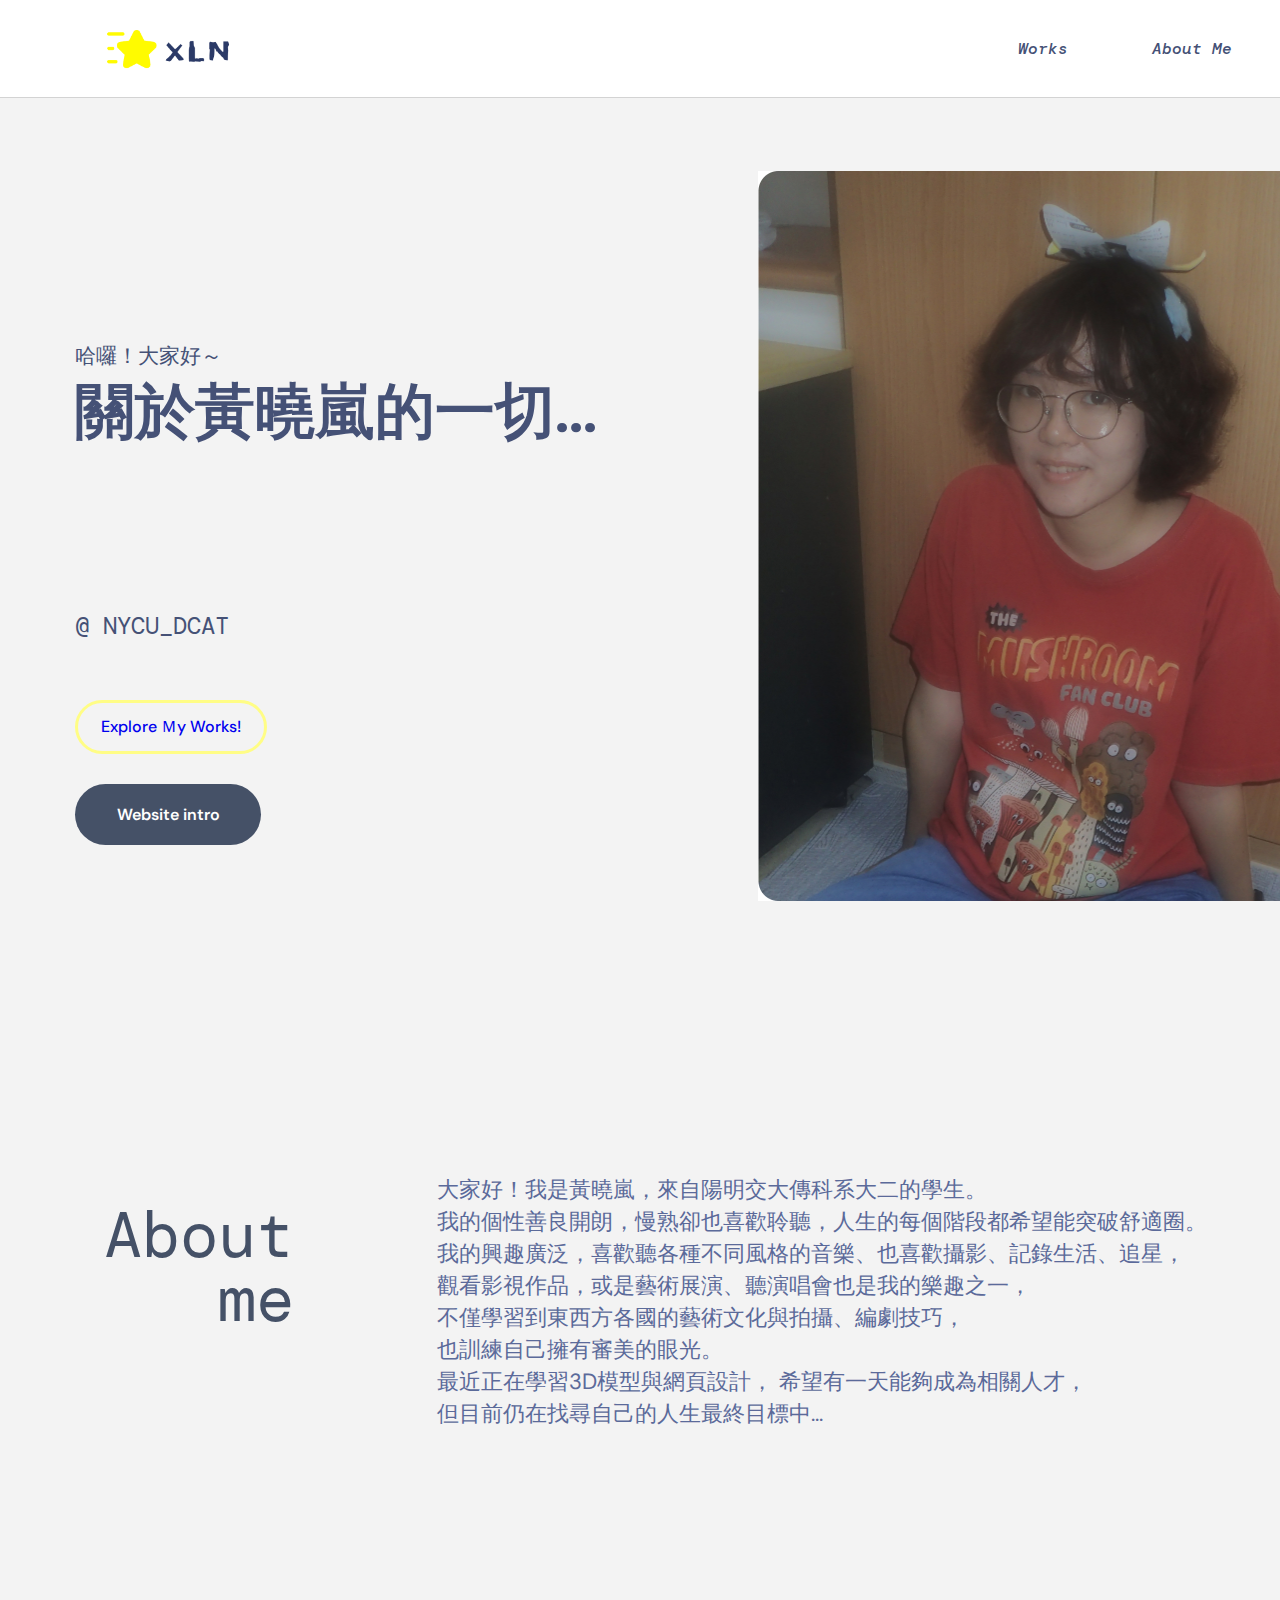
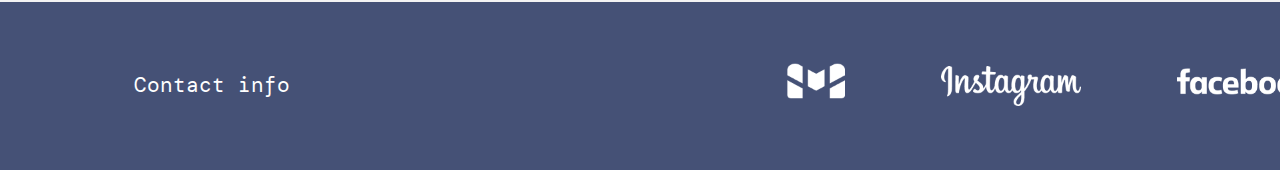
<file: index.html>
<!DOCTYPE html>
<html lang="en">
<head>
    <meta charset="UTF-8">
    <meta name="viewport" content="width=device-width, initial-scale=1.0">
    <title>Final Project Website</title>
    <!-- This is Eric Meyer CSS reset -->
    <link rel="stylesheet" href="reset.css">
    <!-- This is Google font -->
    <link rel="preconnect" href="https://fonts.googleapis.com">
    <link rel="preconnect" href="https://fonts.gstatic.com" crossorigin>
    <link href="https://fonts.googleapis.com/css2?family=DM+Mono:ital,wght@0,300;0,400;0,500;1,300;1,400;1,500&family=DM+Sans:ital,opsz,wght@0,9..40,100..1000;1,9..40,100..1000&display=swap" rel="stylesheet">

       <!-- This is Material Icon -->
       <link href="https://fonts.googleapis.com/icon?family=Material+Icons" rel="stylesheet">

    <!-- This is my own stylesheet -->
    <link rel="stylesheet" href="style.css">
</head>
<body>
   <div class="container">

    <header>
            <div class="logo">
                <a href="index.html">
                        <img src="website_image/logo for website.png"  width ="60%"; alt="Logo for my website">
                </a>
            </div>

        <nav>
                    <!-- (.navbutton>a)*3 -->
                    <div class="navbutton">
                        <a class="nav_works" href="works.html">Works</a>
                            <div class="dropdown">
                                <div class="navbutton">
                                    <a href="works.html">Work 1</a>
                                </div>
                                <div class="navbutton">
                                    <a href="works.html">Work 2</a>
                                </div>
                                <div class="navbutton">
                                    <a href="works.html">Work 3</a>
                                </div>
                            </div>
                    </div>

                    <div class="navbutton">
                        <a href="index.html">About Me</a>
                    </div>
                    
            </nav>
            
            <div class="mob-wrapper">
                <div class="burgermenu">
                    <span class="material-icons">
                        menu
                        </span>
                </div>

                <div class="mob-nav">
                    <a href="works.html" class="navbutton">Works</a>
                    <a href="index.html" class="navbutton">About me</a>
                </div>

            </div>

    </header>

    <main>
        <div class="desktop-show">
            <div class="intro">
                <div class="intro_words">
                    <p>哈囉！大家好～ </p>
                    <h1>關於黃曉嵐的一切...</h1>
                        <a class="school" href="https://dcat.nycu.edu.tw">@ NYCU_DCAT</a>
                        <a href="works.html" class="mybutton">Explore Ｍy Works!</a>
                        <button class="web-button" id="toggleButton">Website intro</button>

                        <div class="toggle-content" id="content">
                            <p>網站右上可以點擊查看我的作品，有做hover和dropdown <br>
                            （每一格的都有hover），但全部是連到works那頁。 <br>
                            在works那頁點選work1, 2, 3，會跳到那個作品的位置，<br>
                            或是點擊首頁下方按鈕（explore...）進入work頁面(同樣有hover) 。 <br>
                            在work那頁，手機版的作品集的按鈕有hover，每個圖片hover上去 <br>會有放大效果，影片也會自動輪播。點選後可展開或收起介紹。 <br>聯絡資訊也有連結、旋轉效果。</p>
                        </div>

                </div>
                    <div class="intro_pic">
                        <img src="website_image/my profile.jpg" width="643px" height="730px" alt="my profile">
                    </div>
            </div>
            <div class="aboutme">
                <h1>About me</h1>
                <div class="text">
                    <p>
                        大家好！我是黃曉嵐，來自陽明交大傳科系大二的學生。<br>
                        我的個性善良開朗，慢熟卻也喜歡聆聽，人生的每個階段都希望能突破舒適圈。<br>
                        我的興趣廣泛，喜歡聽各種不同風格的音樂、也喜歡攝影、記錄生活、追星，<br>
                        觀看影視作品，或是藝術展演、聽演唱會也是我的樂趣之一，<br>
                        不僅學習到東西方各國的藝術文化與拍攝、編劇技巧，<br>
                        也訓練自己擁有審美的眼光。<br>
                        最近正在學習3D模型與網頁設計，
                        希望有一天能夠成為相關人才，<br>
                        但目前仍在找尋自己的人生最終目標中...</p>
                </div>
                <div class="blank">
                </div>
            </div>
        </div>

        <div class="mob-view">

            <div class="intro_words">
              <p>哈囉！大家好～ </p>
              <h1>關於黃曉嵐的一切...</h1>
          
            </div>
          
            <div class="intro_pic">
                <img src="website_image/my profile.jpg" width="643px" height="730px" alt="my profile">
            </div>
          
            <a class="school" href="https://dcat.nycu.edu.tw">@ NYCU_DCAT</a>
          
            <div class="introdution">
                <button class="web-button" id="toggleButton">Website intro</button>
                <div class="toggle-content" id="content">
                    <p>網站右上可以點擊查看我的作品，有做hover和dropdown <br>
                    （每一格的都有hover），但全部是連到works那頁。 <br>
                    在works那頁點選work1, 2, 3，會跳到那個作品的位置，<br>
                    或是點擊首頁下方按鈕（explore...）進入work頁面(同樣有hover) 。 <br>
                    在work那頁，手機版的作品集的按鈕有hover，每個圖片hover上去 <br>會有放大效果，影片也會自動輪播。點選後可展開或收起介紹。 <br>聯絡資訊也有連結、旋轉效果。</p>
                </div>
            </div>

            <div class="aboutme">
                <h1>About me</h1>
          
                <div class="text">
                    <p>大家好！我是黃曉嵐，來自陽明交大傳科系大二的學生。<br>
                        我的個性善良開朗，慢熟卻也喜歡聆聽，人生的每個階段都希望能突破舒適圈。<br>
                        我的興趣廣泛，喜歡聽各種不同風格的音樂、也喜歡攝影、記錄生活、追星，<br>
                        觀看影視作品，或是藝術展演、聽演唱會也是我的樂趣之一，<br>
                        不僅學習到東西方各國的藝術文化與拍攝、編劇技巧，<br>
                        也訓練自己擁有審美的眼光。<br>
                        最近正在學習3D模型與網頁設計，
                        希望有一天能夠成為相關人才，<br>
                        但目前仍在找尋自己的人生最終目標中...</p>
                </div>
          
                <div class="blank">
          
                </div>
          
            </div>

            <a href="works.html" class="mybutton">Explore Ｍy Works!</a>

          </div>


    </main>

    <footer>
        <div class="desktop-footer">
            <div class="contact">
                <h1 class="contact_text">Contact info</h1>

                <div class="icons">
                    <a class="gmail" href="#">
                        <img class="icon1" src="website_image/gmail.png" width="58px" height="48px" alt="Gmail">
                    </a>
                    <a class="ig" href="https://www.instagram.com/_xlbluu31/?next=%2F">
                        <img  class="icon2" src="website_image/ ig.png" width="152px" height="58px" alt="Instagram">
                    </a>
                    <a class="fb" href="https://www.facebook.com/huang.maria.1230.tae">
                        <img  class="icon3" src="website_image/fb.png" width="135px" height="31px" alt="Facebook">
                    </a>
                </div>
            </div>
        </div>

        <div class="mob-footer">
            <div class="contact">
                <h1 class="contact_text">Contact info</h1>
                <div class="icons">
                    <a class="gmail" href="#">
                        <img class="icon1" src="website_image/gmail.png" width="87px" height="72px" alt="Gmail">
                    </a>
                    <a class="ig" href="https://www.instagram.com/_xlbluu31/?next=%2F">
                        <img class="icon2-mob" src="website_image/ig-icon.png" width="83px" height="83px" alt="Instagram">
                    </a>
                    <a class="fb" href="https://www.facebook.com/huang.maria.1230.tae">
                        <img class="icon3-mob" src="website_image/fb-icon.png" width="83px" height="83px"  alt="Facebook">
                    </a>
                </div>
            </div>
        </div>

    </footer>

   </div>



       <!-- this will help load the webpage faster  -->
       <script src="https://code.jquery.com/jquery-3.7.1.js"
       integrity="sha256-eKhayi8LEQwp4NKxN+CfCh+3qOVUtJn3QNZ0TciWLP4="
       crossorigin="anonymous"></script>
       <!-- must be after JQuery Link -->
       <script src="script.js"></script>
</body>
</html>
</file>
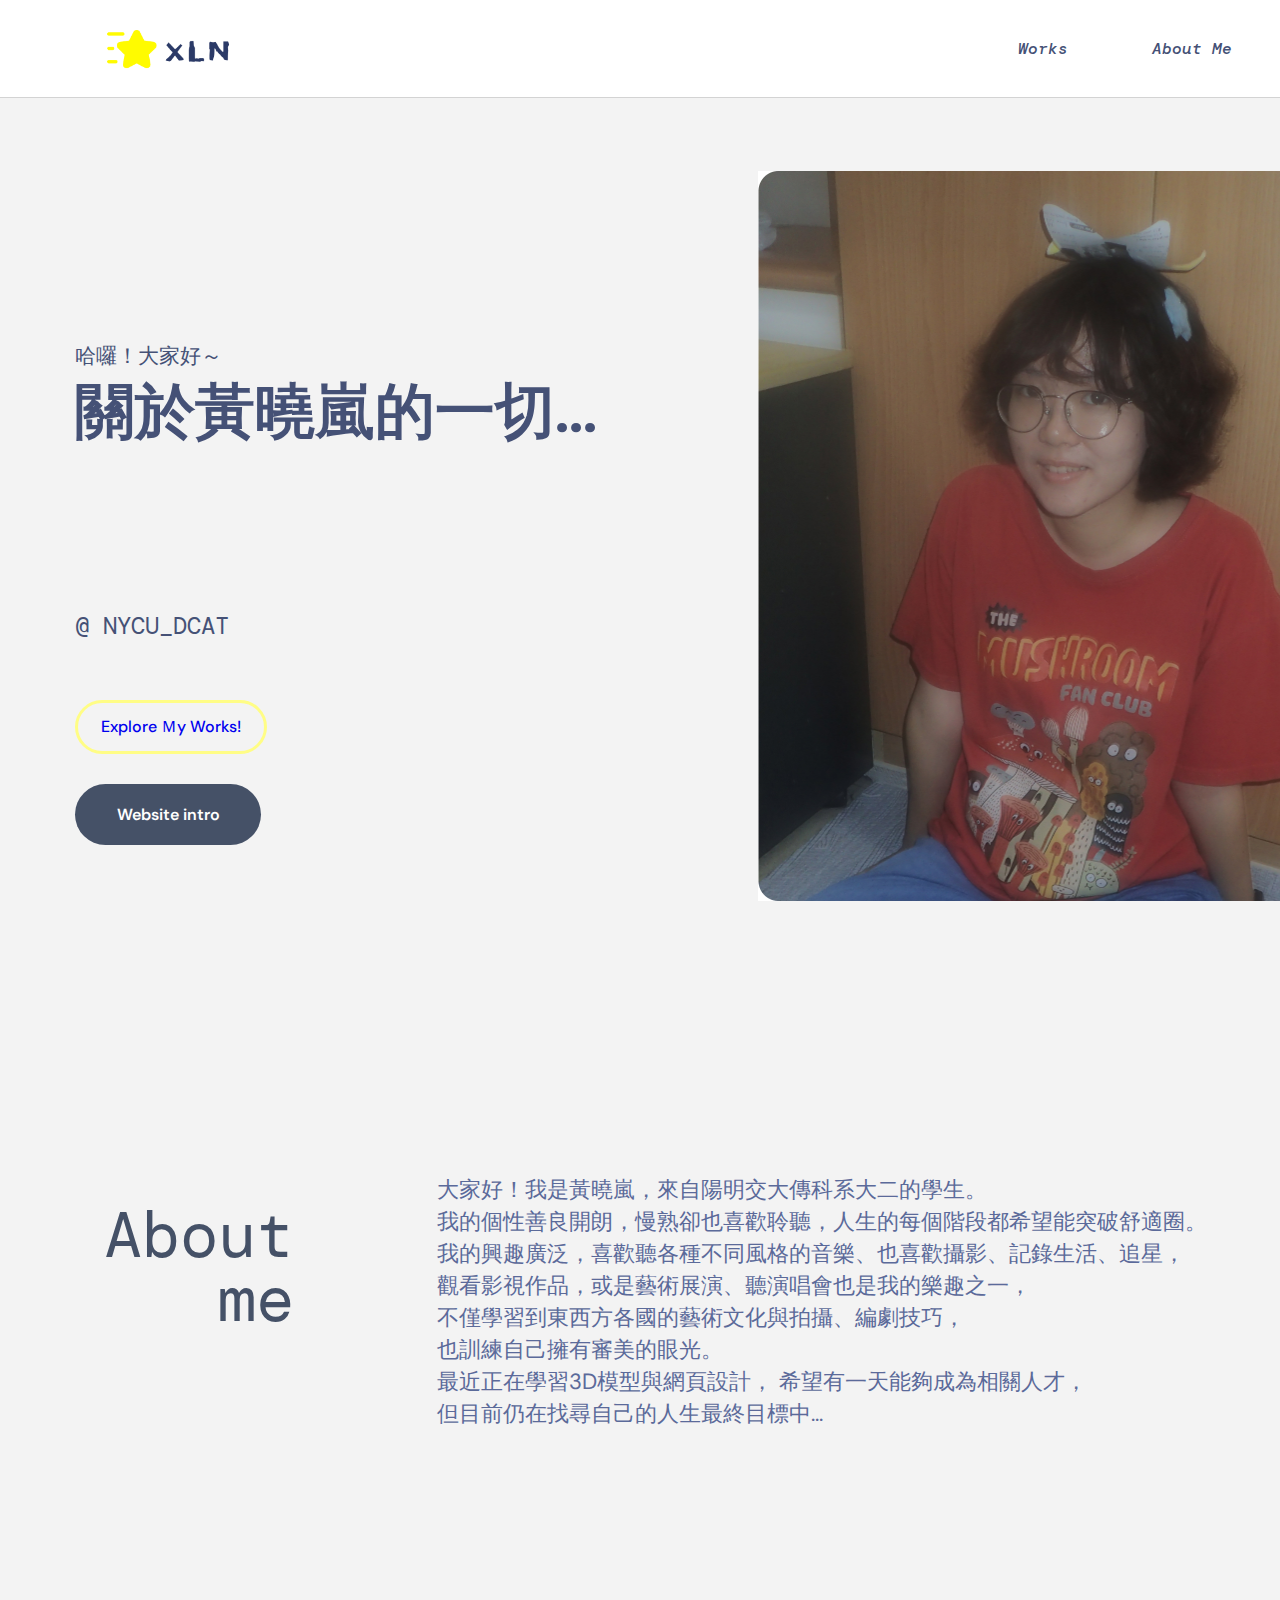
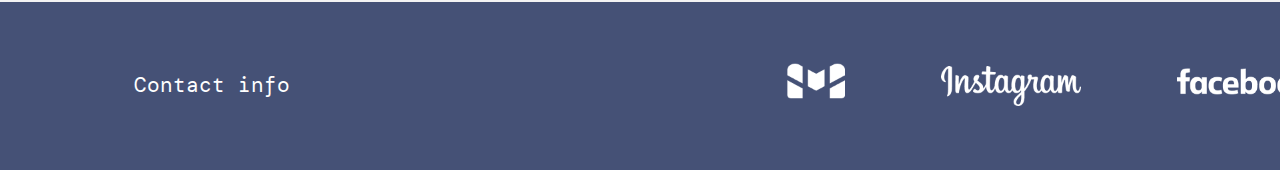
<file: aboutme.html>
<!DOCTYPE html>
<html lang="en">
<head>
    <meta charset="UTF-8">
    <meta name="viewport" content="width=device-width, initial-scale=1.0">
    <title>XLN's Portfolio</title>
    <!-- This is Eric Meyer CSS reset -->
    <link rel="stylesheet" href="reset.css">
    <!-- This is Google font -->
    <link rel="preconnect" href="https://fonts.googleapis.com">
    <link rel="preconnect" href="https://fonts.gstatic.com" crossorigin>
    <link href="https://fonts.googleapis.com/css2?family=DM+Mono:ital,wght@0,300;0,400;0,500;1,300;1,400;1,500&family=DM+Sans:ital,opsz,wght@0,9..40,100..1000;1,9..40,100..1000&display=swap" rel="stylesheet">

       <!-- This is Material Icon -->
       <link href="https://fonts.googleapis.com/icon?family=Material+Icons" rel="stylesheet">

    <!-- This is my own stylesheet -->
    <link rel="stylesheet" href="style.css">
</head>
<body>
   <div class="container">

    <header>
            <div class="logo">
                <a href="aboutme.html">
                        <img src="website_image/logo for website.png"  width ="60%"; alt="Logo for my website">
                </a>
            </div>

        <nav>
                    <!-- (.navbutton>a)*3 -->
                    <div class="navbutton">
                        <a class="nav_works" href="works.html">Works</a>
                            <div class="dropdown">
                                <div class="navbutton">
                                    <a href="works.html">Work 1</a>
                                </div>
                                <div class="navbutton">
                                    <a href="works.html">Work 2</a>
                                </div>
                                <div class="navbutton">
                                    <a href="works.html">Work 3</a>
                                </div>
                            </div>
                    </div>

                    <div class="navbutton">
                        <a href="aboutme.html">About Me</a>
                    </div>
                    
            </nav>
            
            <div class="mob-wrapper">
                <div class="burgermenu">
                    <span class="material-icons">
                        menu
                        </span>
                </div>

                <div class="mob-nav">
                    <a href="works.html" class="navbutton">Works</a>
                    <a href="aboutme.html" class="navbutton">About me</a>
                </div>

            </div>

    </header>

    <main>
        <div class="desktop-show">
            <div class="intro">
                <div class="intro_words">
                    <p>哈囉！大家好～ </p>
                    <h1>關於黃曉嵐的一切...</h1>
                        <a class="school" href="https://dcat.nycu.edu.tw">@ NYCU_DCAT</a>
                        <a href="works.html" class="mybutton">Explore Ｍy Works!</a>
                        <button class="web-button" id="toggleButton">Website intro</button>

                        <div class="toggle-content" id="content">
                            <p>網站右上可以點擊查看我的作品，有做hover和dropdown <br>
                            （每一格的都有hover），但全部是連到works那頁。 <br>
                            在works那頁點選work1, 2, 3，會跳到那個作品的位置，<br>
                            或是點擊首頁下方按鈕（explore...）進入work頁面(同樣有hover) 。 <br>
                            在work那頁，手機版的作品集的按鈕有hover，每個圖片hover上去 <br>會有放大效果，影片也會自動輪播。點選後可展開或收起介紹。 <br>聯絡資訊也有連結、旋轉效果。</p>
                        </div>

                </div>
                    <div class="intro_pic">
                        <img src="website_image/my profile.jpg" width="643px" height="730px" alt="my profile">
                    </div>
            </div>
            <div class="aboutme">
                <h1>About me</h1>
                <div class="text">
                    <p>
                        大家好！我是黃曉嵐，來自陽明交大傳科系大二的學生。<br>
                        我的個性善良開朗，慢熟卻也喜歡聆聽，人生的每個階段都希望能突破舒適圈。<br>
                        我的興趣廣泛，喜歡聽各種不同風格的音樂、也喜歡攝影、記錄生活、追星，<br>
                        觀看影視作品，或是藝術展演、聽演唱會也是我的樂趣之一，<br>
                        不僅學習到東西方各國的藝術文化與拍攝、編劇技巧，<br>
                        也訓練自己擁有審美的眼光。<br>
                        最近正在學習3D模型與網頁設計，
                        希望有一天能夠成為相關人才，<br>
                        但目前仍在找尋自己的人生最終目標中...</p>
                </div>
                <div class="blank">
                </div>
            </div>
        </div>

        <div class="mob-view">

            <div class="intro_words">
              <p>哈囉！大家好～ </p>
              <h1>關於黃曉嵐的一切...</h1>
          
            </div>
          
            <div class="intro_pic">
                <img src="website_image/my profile.jpg" width="643px" height="730px" alt="my profile">
            </div>
          
            <a class="school" href="https://dcat.nycu.edu.tw">@ NYCU_DCAT</a>
          
            <div class="introdution">
                <button class="web-button" id="toggleButton">Website intro</button>
                <div class="toggle-content" id="content">
                    <p>網站右上可以點擊查看我的作品，有做hover和dropdown <br>
                    （每一格的都有hover），但全部是連到works那頁。 <br>
                    在works那頁點選work1, 2, 3，會跳到那個作品的位置，<br>
                    或是點擊首頁下方按鈕（explore...）進入work頁面(同樣有hover) 。 <br>
                    在work那頁，手機版的作品集的按鈕有hover，每個圖片hover上去 <br>會有放大效果，影片也會自動輪播。點選後可展開或收起介紹。 <br>聯絡資訊也有連結、旋轉效果。</p>
                </div>
            </div>

            <div class="aboutme">
                <h1>About me</h1>
          
                <div class="text">
                    <p>大家好！我是黃曉嵐，來自陽明交大傳科系大二的學生。<br>
                        我的個性善良開朗，慢熟卻也喜歡聆聽，人生的每個階段都希望能突破舒適圈。<br>
                        我的興趣廣泛，喜歡聽各種不同風格的音樂、也喜歡攝影、記錄生活、追星，<br>
                        觀看影視作品，或是藝術展演、聽演唱會也是我的樂趣之一，<br>
                        不僅學習到東西方各國的藝術文化與拍攝、編劇技巧，<br>
                        也訓練自己擁有審美的眼光。<br>
                        最近正在學習3D模型與網頁設計，
                        希望有一天能夠成為相關人才，<br>
                        但目前仍在找尋自己的人生最終目標中...</p>
                </div>
          
                <div class="blank">
          
                </div>
          
            </div>

            <a href="works.html" class="mybutton">Explore Ｍy Works!</a>

          </div>


    </main>

    <footer>
        <div class="desktop-footer">
            <div class="contact">
                <h1 class="contact_text">Contact info</h1>

                <div class="icons">
                    <a class="gmail" href="#">
                        <img class="icon1" src="website_image/gmail.png" width="58px" height="48px" alt="Gmail">
                    </a>
                    <a class="ig" href="https://www.instagram.com/_xlbluu31/?next=%2F">
                        <img  class="icon2" src="website_image/ ig.png" width="152px" height="58px" alt="Instagram">
                    </a>
                    <a class="fb" href="https://www.facebook.com/huang.maria.1230.tae">
                        <img  class="icon3" src="website_image/fb.png" width="135px" height="31px" alt="Facebook">
                    </a>
                </div>
            </div>
        </div>

        <div class="mob-footer">
            <div class="contact">
                <h1 class="contact_text">Contact info</h1>
                <div class="icons">
                    <a class="gmail" href="#">
                        <img class="icon1" src="website_image/gmail.png" width="87px" height="72px" alt="Gmail">
                    </a>
                    <a class="ig" href="https://www.instagram.com/_xlbluu31/?next=%2F">
                        <img class="icon2-mob" src="website_image/ig-icon.png" width="83px" height="83px" alt="Instagram">
                    </a>
                    <a class="fb" href="https://www.facebook.com/huang.maria.1230.tae">
                        <img class="icon3-mob" src="website_image/fb-icon.png" width="83px" height="83px"  alt="Facebook">
                    </a>
                </div>
            </div>
        </div>

    </footer>

   </div>



       <!-- this will help load the webpage faster  -->
       <script src="https://code.jquery.com/jquery-3.7.1.js"
       integrity="sha256-eKhayi8LEQwp4NKxN+CfCh+3qOVUtJn3QNZ0TciWLP4="
       crossorigin="anonymous"></script>
       <!-- must be after JQuery Link -->
       <script src="script.js"></script>
</body>
</html>
</file>
<file: style.css>
.container {
    background-color: #f3f3f3;
    width: 1440px;
}

.logo {
    padding-left: 100px;
}

header {
    background-color: white;
    display: flex;
    align-items: center;
    padding-top: 24px;
    padding-bottom: 24px;
    justify-content: space-between;
    border-bottom: 1px solid lightgray;
}

nav {
    padding-right: 168px;
}

.navbutton {
    display: inline-block;
    border-width: 0.1px;
    padding: 11px 40px;
    position: relative;
}

.navbutton a{
    font-family: "DM Mono", monospace;
    font-weight: 500;
    font-style: italic;
    color: #455176;
    font-size: 16px;
}

/* 把dropdown-box關起來 */
.dropdown {
    display: none;
    position: absolute;
    /* 讓字顯示在最前面 */
    z-index: 99;
    padding-top: 20px;
    margin-left: -40px;
    text-align: center;
    border-radius: 15px;
    background-color: white;
}

.dropdown a {
    color: #455176;
}

/* 把dropdown-box打開 */
.navbutton:hover .dropdown  {
    display: block;
}

.navbutton:hover .nav_works {
    color: #bfbfbf;
}

.dropdown .navbutton {
    border-bottom: #bfbfbf;
    padding: 15px 10px;
}

.dropdown .navbutton a:hover {
   color: #bfbfbf;
}

.intro {
    display: flex;
    margin-top: 73px;
}

.intro_words {
    flex: 1;
    display: flex;
    flex-direction: column;
    justify-items: center;
    text-align: left;
    margin-top: 175px;
    margin-left: 75px;
}

.school {
    font-family: "DM Mono", monospace;
    font-weight: 400;
    margin-top: 160px;
    margin-bottom: 50px;
    font-size: 24px;
    color: #455176;
    transition: 500ms;
    width: 186px;
    height: 48px;
}

.school:hover {
    background-color: gold;
}

.intro_words p{
    font-weight: 500;
    font-size: 21px;
    color: #455176;
}

.intro_words h1{
	font-family: "DM Sans", sans-serif;
    font-weight: 700;
    font-size: 60px;
    color: #455176;
    padding-top: 15px;
}

.intro_pic {
    flex: 1;
}

a {
    display: flex;
    align-items: center;
}

.mybutton {
    font-family: "DM Sans", sans-serif;
    font-weight: 500;
    border: 3px solid #FFFD85;
    border-radius: 50px;
    width: 186px;
    height: 48px;
    align-items: center;
    transition: all 1s; 
    justify-content: center;
}


.mybutton:hover {
    color: #bfbfbf;
    border-color:#bfbfbf;
    transform: scale(1.25); /* 放大效果 */
  }

.toggle-content {
    display: none; 
    margin-top: 10px;
    padding: 10px;
    background-color: #f3f3f3;
    line-height: 32px;
  }

.web-button {
    display: inline-block;
    padding: 20px 30px;
    margin-top: 30px;
    font-family: "DM Sans", sans-serif;
    font-weight: 600;
    font-size: 16px;
    background-color: #455167;
    color: white;
    width: 186px;
    border: none;
    border-radius: 50px;
    cursor: pointer;
    transition: background-color 0.3s;
  }

.web-button:hover {
    background-color: #bfbfbf;
  }

  
.aboutme {
    display: flex;
    margin-top: 270px;
    margin-bottom: 172px;
}
.aboutme h1 {
    flex: 1;
    font-family: "DM Mono", monospace;
    font-size: 64px;
    color: #455167;
    text-align: right;
    padding: 30px;
}
.text {
    flex: 3;
    color: #5B6A9A;
    padding-left: 113px;
    font-size: 22px;
    line-height: 32px;
}

.blank {
    flex: 0.8;
}

footer {
    height: 168px;
    background-color: #455176;
}
.desktop-footer {
    display: block;
}

.contact {
    display: flex;
}

.contact_text {
    flex: 2;
    font-family: "DM Mono", monospace;
    font-size: 21px;
    color: white;
    padding-left: 134px;
    padding-top: 73px;
}

.icons {
    flex: 4;
    display: flex;
    align-items: center;
    justify-content: center;
    margin-top: 50px;
}

.icon1, .icon2, .icon3 {
    margin-left: 90px;
}

.icon1:hover, .icon2:hover, .icon3:hover {
    transform: rotate(20deg);
    transition: all 500ms;
}

.icon1:visited, .icon2:visited, .icon3:visited {
    transform: rotate(-20deg);
}

.mob-wrapper {
    display: none;
}

.mob-view {
    display: none;
}

.mob-footer {
    display: none;
}

/* This is mobile view */
@media screen and (max-width: 500px) {

    .logo {
        width: 20%;
    }

    .mob-wrapper {
        display: block;
        padding-right: 100px;
    }

    .material-icons {
        color: #455176;
        font-size: 50px;
    }

    nav {
        display: none;
    }

    .mob-nav {
        display: none;
        position: absolute;
        padding-top: 10px;
        margin-top: 20px;
        margin-left: -215px;
        width: 273px;
        height: 230px;
    }

    .mob-nav a {
        display: block;
        font-family: "DM Mono", monospace;
        font-weight: 500;
        font-style: italic;
        color: #455176;
        font-size: 24px;
    }

    .navbutton {
        margin-left: 0%;
        margin: 0 auto; /* 居中 */
        text-align: center; /* 文字居中 */
        padding: 30px 30px; /* 調整內邊距 */
        box-sizing: border-box; /* 包含邊框的寬度計算 */
        background-color: #FFFea8;
        border-radius: 15px;
        margin-top: 5px;
    }


    .mob-view {
        display: flex;
        flex-direction: column;
        display: block;
        align-items: center;
        text-align: center;
    }

    .desktop-show {
        display: none;
    }

    .intro_words {
        text-align: center;
    }

    .intro_words p {
        font-size: 35px;
    }

    .intro_pic {
        margin-top: 70px;
        text-align: center;
    }

    .school {
        display: inline-block;
        text-align: left;
        font-size: 50px;
        width: 372px;
        height: 96px;
    }

    .web-button {
        margin-top: 30px;
        align-items: center;
        text-align: center;
        width: 300px;
        height: 100px;
        font-size: 25px;
    }

    .toggle-content {
        font-size: 30px;
        color: #455176;
        line-height: 50px;
    }

    .aboutme {
        flex-direction: column;
        align-items: center;
        margin-top: 100px;
    }

    .aboutme h1 {
        font-size: 50px;
        font-weight: 500;
        margin-bottom: 30px;
        text-align: left;
    }

    .text {
        font-size: 30px;
        line-height: 50px;
        text-align: left;
    }

    .mybutton {
        align-items: center;
        text-align: center;
        margin-left: 520px;
        margin-bottom: 100px;
        width: 400px;
        height: 100px;
        font-size: 20px;
        background-color: #FFFD85;
    }

    .mybutton:hover {
        background-color: transparent;
    }

    .desktop-footer {
        display: none;
    }

    .mob-footer {
        display: flex;
        display: block;
        height: 300px;
        background-color: #455176;
    }

    .contact {
        display: flex;
        flex-direction: column;
        align-items: center;
        background-color: #455176;
    }

    .contact_text {
        font-size: 30px;
        padding: 0;
        margin-top: 80px;
    }

    .icons {
        margin-left: -130px;
    }

    .icon1, .icon2-mob, .icon3-mob {
        padding-left: 50px;
        padding-bottom: 50px;
    }


}
</file>
